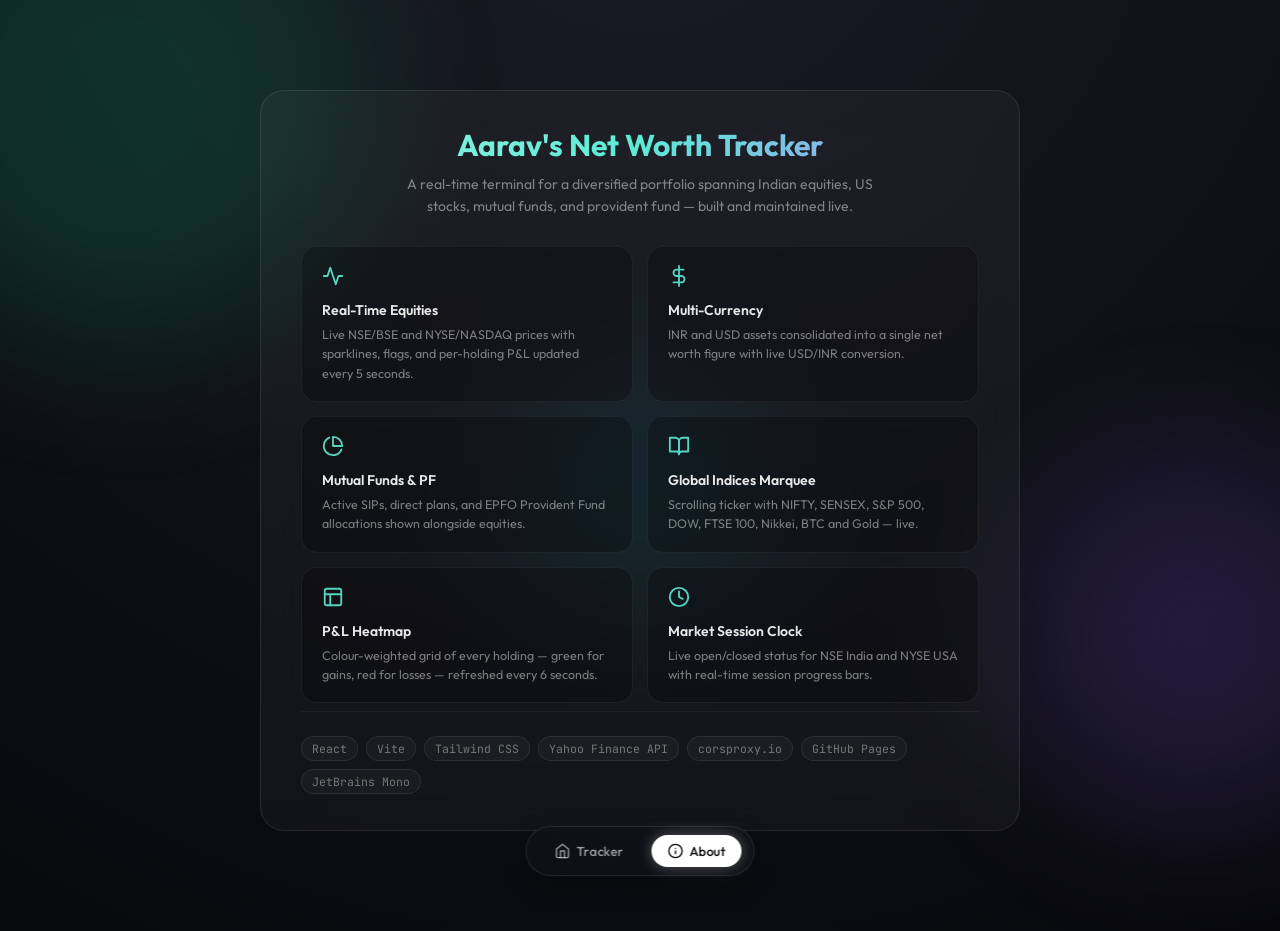
<file: about.html>
<!DOCTYPE html>
<html lang="en">
<head>
  <meta charset="UTF-8">
  <meta name="viewport" content="width=device-width, initial-scale=1">
  <title>About — Aarav's Net Worth Tracker</title>
  <link rel="preconnect" href="https://fonts.googleapis.com">
  <link rel="preconnect" href="https://fonts.gstatic.com" crossorigin>
  <link href="https://fonts.googleapis.com/css2?family=Outfit:wght@300;400;500;600;700&family=JetBrains+Mono:wght@400;500;700&display=swap" rel="stylesheet">
  <link rel="stylesheet" href="./theme.css">
  <style>
    *, *::before, *::after { box-sizing: border-box; margin: 0; padding: 0; }

    body {
      min-height: 100vh;
      padding: 48px 20px 100px;
      display: flex;
      flex-direction: column;
      align-items: center;
      overflow-x: hidden;
    }

    /* ── Ambient orbs matching the main tracker ── */
    .orb {
      position: fixed;
      border-radius: 50%;
      pointer-events: none;
      z-index: 0;
      filter: blur(80px);
      opacity: 0.18;
    }
    .orb-1 { width: 480px; height: 480px; background: #10b981; top: -140px; left: -120px; }
    .orb-2 { width: 360px; height: 360px; background: #8b5cf6; bottom: 80px;  right: -100px; }
    .orb-3 { width: 260px; height: 260px; background: #06b6d4; top: 40%;     left: 50%; transform: translateX(-50%); opacity: 0.10; }

    /* ── Layout ── */
    .page-wrap {
      position: relative;
      z-index: 1;
      width: 100%;
      max-width: 760px;
      display: flex;
      flex-direction: column;
      gap: 20px;
    }

    /* ── Live snapshot strip ── */
    .live-strip {
      display: flex;
      align-items: center;
      justify-content: center;
      gap: 6px;
      padding: 10px 20px;
      border-radius: 99px;
      background: rgba(255,255,255,0.04);
      border: 1px solid rgba(255,255,255,0.09);
      backdrop-filter: blur(16px);
      font-family: 'Outfit', sans-serif;
      font-size: 13px;
      color: rgba(255,255,255,0.45);
      letter-spacing: 0.01em;
      width: fit-content;
      align-self: center;
      transition: opacity 0.4s ease;
    }
    .live-strip.hidden { opacity: 0; pointer-events: none; }
    .live-strip .dot {
      width: 6px; height: 6px;
      border-radius: 50%;
      background: #10b981;
      box-shadow: 0 0 6px #10b981;
      animation: pulseDot 2s ease-in-out infinite;
      flex-shrink: 0;
    }
    @keyframes pulseDot {
      0%,100% { opacity: 1; transform: scale(1); }
      50%      { opacity: .4; transform: scale(.7); }
    }
    .live-strip .nw-val {
      font-family: 'JetBrains Mono', monospace;
      font-size: 13px;
      font-weight: 700;
      color: rgba(255,255,255,0.85);
    }
    .live-strip .pl-val {
      font-family: 'JetBrains Mono', monospace;
      font-size: 12px;
      font-weight: 600;
      padding: 2px 9px;
      border-radius: 99px;
    }
    .live-strip .pl-val.up   { color: #34d399; background: rgba(16,185,129,0.15); }
    .live-strip .pl-val.down { color: #f87171; background: rgba(239,68,68,0.15);  }

    /* ── Main card ── */
    .card {
      background: rgba(255,255,255,0.035);
      border: 1px solid rgba(255,255,255,0.09);
      border-radius: 24px;
      backdrop-filter: blur(20px);
      padding: 36px 40px;
    }
    @media (max-width: 600px) { .card { padding: 28px 22px; } }

    .card-header { margin-bottom: 28px; text-align: center; }
    .card-header h1 {
      font-family: 'Outfit', sans-serif;
      font-size: clamp(22px, 5vw, 30px);
      font-weight: 700;
      background: linear-gradient(135deg, #99f6e4 0%, #5eead4 50%, #a78bfa 100%);
      -webkit-background-clip: text;
      -webkit-text-fill-color: transparent;
      line-height: 1.2;
      margin-bottom: 10px;
    }
    .card-header p {
      font-size: 14px;
      color: rgba(255,255,255,0.45);
      line-height: 1.6;
      max-width: 480px;
      margin: 0 auto;
    }

    /* ── Feature grid ── */
    .features-grid {
      display: grid;
      grid-template-columns: repeat(auto-fit, minmax(220px, 1fr));
      gap: 14px;
    }
    .feature-card {
      background: rgba(0,0,0,0.25);
      border: 1px solid rgba(255,255,255,0.06);
      padding: 18px 20px;
      border-radius: 16px;
      transition: border-color 0.2s ease, transform 0.2s ease;
    }
    .feature-card:hover {
      border-color: rgba(94,234,212,0.25);
      transform: translateY(-2px);
    }
    .feature-icon {
      margin-bottom: 10px;
      color: #5eead4;
      opacity: 0.9;
    }
    .feature-title {
      font-family: 'Outfit', sans-serif;
      font-size: 14px;
      font-weight: 600;
      margin-bottom: 6px;
      color: rgba(255,255,255,0.9);
    }
    .feature-desc {
      font-size: 12.5px;
      color: rgba(255,255,255,0.45);
      line-height: 1.55;
    }

    /* ── Stack strip ── */
    .stack-strip {
      display: flex;
      flex-wrap: wrap;
      gap: 8px;
      padding-top: 24px;
      border-top: 1px solid rgba(255,255,255,0.06);
      margin-top: 8px;
    }
    .stack-tag {
      font-size: 11.5px;
      font-family: 'JetBrains Mono', monospace;
      color: rgba(255,255,255,0.4);
      padding: 4px 10px;
      border: 1px solid rgba(255,255,255,0.08);
      border-radius: 99px;
      background: rgba(255,255,255,0.03);
    }
  </style>
</head>
<body>

  <div class="orb orb-1"></div>
  <div class="orb orb-2"></div>
  <div class="orb orb-3"></div>

  <!-- Live snapshot strip — populated by JS from URL hash -->
  <div class="live-strip hidden" id="liveStrip">
    <span class="dot"></span>
    <span style="color:rgba(255,255,255,0.4)">Net Worth</span>
    <span class="nw-val" id="nwVal">—</span>
    <span style="color:rgba(255,255,255,0.2)">·</span>
    <span style="color:rgba(255,255,255,0.4)">Today</span>
    <span class="pl-val" id="plVal">—</span>
  </div>

  <div class="page-wrap">
    <div class="card">
      <div class="card-header">
        <h1>Aarav's Net Worth Tracker</h1>
        <p>A real-time terminal for a diversified portfolio spanning Indian equities, US stocks, mutual funds, and provident fund — built and maintained live.</p>
      </div>

      <div class="features-grid">
        <div class="feature-card">
          <div class="feature-icon">
            <svg width="22" height="22" viewBox="0 0 24 24" fill="none" stroke="currentColor" stroke-width="2" stroke-linecap="round" stroke-linejoin="round"><polyline points="22 12 18 12 15 21 9 3 6 12 2 12"></polyline></svg>
          </div>
          <div class="feature-title">Real-Time Equities</div>
          <div class="feature-desc">Live NSE/BSE and NYSE/NASDAQ prices with sparklines, flags, and per-holding P&amp;L updated every 5 seconds.</div>
        </div>

        <div class="feature-card">
          <div class="feature-icon">
            <svg width="22" height="22" viewBox="0 0 24 24" fill="none" stroke="currentColor" stroke-width="2" stroke-linecap="round" stroke-linejoin="round"><line x1="12" y1="1" x2="12" y2="23"></line><path d="M17 5H9.5a3.5 3.5 0 0 0 0 7h5a3.5 3.5 0 0 1 0 7H6"></path></svg>
          </div>
          <div class="feature-title">Multi-Currency</div>
          <div class="feature-desc">INR and USD assets consolidated into a single net worth figure with live USD/INR conversion.</div>
        </div>

        <div class="feature-card">
          <div class="feature-icon">
            <svg width="22" height="22" viewBox="0 0 24 24" fill="none" stroke="currentColor" stroke-width="2" stroke-linecap="round" stroke-linejoin="round"><path d="M21.21 15.89A10 10 0 1 1 8 2.83"></path><path d="M22 12A10 10 0 0 0 12 2v10z"></path></svg>
          </div>
          <div class="feature-title">Mutual Funds &amp; PF</div>
          <div class="feature-desc">Active SIPs, direct plans, and EPFO Provident Fund allocations shown alongside equities.</div>
        </div>

        <div class="feature-card">
          <div class="feature-icon">
            <svg width="22" height="22" viewBox="0 0 24 24" fill="none" stroke="currentColor" stroke-width="2" stroke-linecap="round" stroke-linejoin="round"><path d="M2 3h6a4 4 0 0 1 4 4v14a3 3 0 0 0-3-3H2z"></path><path d="M22 3h-6a4 4 0 0 0-4 4v14a3 3 0 0 1 3-3h7z"></path></svg>
          </div>
          <div class="feature-title">Global Indices Marquee</div>
          <div class="feature-desc">Scrolling ticker with NIFTY, SENSEX, S&amp;P 500, DOW, FTSE 100, Nikkei, BTC and Gold — live.</div>
        </div>

        <div class="feature-card">
          <div class="feature-icon">
            <svg width="22" height="22" viewBox="0 0 24 24" fill="none" stroke="currentColor" stroke-width="2" stroke-linecap="round" stroke-linejoin="round"><rect x="3" y="3" width="18" height="18" rx="2"/><path d="M3 9h18M9 21V9"/></svg>
          </div>
          <div class="feature-title">P&amp;L Heatmap</div>
          <div class="feature-desc">Colour-weighted grid of every holding — green for gains, red for losses — refreshed every 6 seconds.</div>
        </div>

        <div class="feature-card">
          <div class="feature-icon">
            <svg width="22" height="22" viewBox="0 0 24 24" fill="none" stroke="currentColor" stroke-width="2" stroke-linecap="round" stroke-linejoin="round"><circle cx="12" cy="12" r="10"/><polyline points="12 6 12 12 16 14"/></svg>
          </div>
          <div class="feature-title">Market Session Clock</div>
          <div class="feature-desc">Live open/closed status for NSE India and NYSE USA with real-time session progress bars.</div>
        </div>
      </div>

      <div class="stack-strip">
        <span class="stack-tag">React</span>
        <span class="stack-tag">Vite</span>
        <span class="stack-tag">Tailwind CSS</span>
        <span class="stack-tag">Yahoo Finance API</span>
        <span class="stack-tag">corsproxy.io</span>
        <span class="stack-tag">GitHub Pages</span>
        <span class="stack-tag">JetBrains Mono</span>
      </div>
    </div>
  </div>

  <nav class="custom-floating-nav">
    <a href="index.html">
      <svg width="16" height="16" viewBox="0 0 24 24" fill="none" stroke="currentColor" stroke-width="2" stroke-linecap="round" stroke-linejoin="round"><path d="M3 9l9-7 9 7v11a2 2 0 0 1-2 2H5a2 2 0 0 1-2-2z"></path><polyline points="9 22 9 12 15 12 15 22"></polyline></svg>
      Tracker
    </a>
    <a href="about.html" class="active">
      <svg width="16" height="16" viewBox="0 0 24 24" fill="none" stroke="currentColor" stroke-width="2" stroke-linecap="round" stroke-linejoin="round"><circle cx="12" cy="12" r="10"></circle><line x1="12" y1="16" x2="12" y2="12"></line><line x1="12" y1="8" x2="12.01" y2="8"></line></svg>
      About
    </a>
  </nav>

  <script>
    /* ── Read NW + P/L from URL hash and populate live strip ── */
    (function(){
      var hash = location.hash.replace('#','');
      if (!hash) return;
      var params = {};
      hash.split('&').forEach(function(p){ var kv=p.split('='); params[kv[0]]=decodeURIComponent(kv[1]||''); });

      var nw = parseInt(params.nw, 10);
      var pl = parseFloat(params.pl);
      var pu = params.pu || '+';
      if (isNaN(nw) || isNaN(pl)) return;

      /* Format net worth in Indian system */
      function fmtINR(v) {
        var s = Math.abs(v).toString();
        var last3 = s.slice(-3);
        var rest  = s.slice(0, -3);
        return '\u20b9' + (rest ? rest.replace(/\B(?=(\d{2})+(?!\d))/g,',') + ',' : '') + last3;
      }

      document.getElementById('nwVal').textContent = fmtINR(nw);

      var plEl = document.getElementById('plVal');
      var sign = (pu === '-' || pl < 0) ? '-' : '+';
      plEl.textContent = sign + '\u20b9' + Math.abs(pl).toFixed(2).replace(/\B(?=(\d{3})+(?!\d))/g,',');
      plEl.className = 'pl-val ' + (sign === '+' ? 'up' : 'down');

      var strip = document.getElementById('liveStrip');
      strip.classList.remove('hidden');
    })();
  </script>

</body>
</html>
</file>
<file: theme.css>
/* Premium Typography */
body, html, #root {
  font-family: 'Outfit', sans-serif !important;
}

.font-mono, .mono, .tabular-nums, 
[class*="font-mono"], [class*="tabular-nums"] {
  font-family: 'JetBrains Mono', monospace !important;
}

/* Base Body background enhancement */
body {
  background: radial-gradient(circle at 50% -20%, #1a1b26 0%, #08090B 100%) !important;
}

/* Card Hover Micro-Animations and Glows */
.rounded-\[24px\], .rounded-\[20px\], .rounded-\[18px\], .rounded-\[16px\] {
  transition: all 0.3s cubic-bezier(0.4, 0, 0.2, 1) !important;
}

.rounded-\[24px\]:hover, .rounded-\[20px\]:hover, .rounded-\[18px\]:hover {
  transform: translateY(-4px) !important;
  box-shadow: 0 20px 40px -15px rgba(52, 211, 153, 0.15),
              0 0 20px -5px rgba(139, 92, 246, 0.1) !important;
  border-color: rgba(255, 255, 255, 0.15) !important;
}

/* Enhance existing gradients (Emerald & Violet to Cyber-Pastel) */
.from-emerald-500\/10 {
  --tw-gradient-from: rgba(45, 212, 191, 0.15) !important; /* Teal tint */
}
.text-emerald-200 {
  color: #99f6e4 !important; /* Brighter teal */
}
.text-emerald-300 {
  color: #5eead4 !important;
}

/* Floating Navigation Bar Styles */
.custom-floating-nav {
  position: fixed;
  bottom: 24px;
  left: 50%;
  transform: translateX(-50%);
  z-index: 1000;
  display: flex;
  gap: 12px;
  padding: 8px 12px;
  background: rgba(18, 19, 26, 0.7);
  backdrop-filter: blur(20px);
  -webkit-backdrop-filter: blur(20px);
  border: 1px solid rgba(255, 255, 255, 0.1);
  border-radius: 99px;
  box-shadow: 0 10px 30px -10px rgba(0, 0, 0, 0.5),
              0 0 15px -5px rgba(255, 255, 255, 0.05);
  animation: slideUpNav 0.5s cubic-bezier(0.4, 0, 0.2, 1) forwards;
}

.custom-floating-nav a {
  text-decoration: none;
  color: rgba(255, 255, 255, 0.6);
  font-family: 'Outfit', sans-serif;
  font-size: 13px;
  font-weight: 500;
  padding: 8px 16px;
  border-radius: 99px;
  transition: all 0.2s ease;
  display: flex;
  align-items: center;
  gap: 6px;
}

.custom-floating-nav a:hover {
  color: white;
  background: rgba(255, 255, 255, 0.05);
}

.custom-floating-nav a.active {
  color: #08090B;
  background: white;
  box-shadow: 0 0 15px rgba(255, 255, 255, 0.3);
}

@keyframes slideUpNav {
  from { opacity: 0; transform: translate(-50%, 20px); }
  to { opacity: 1; transform: translate(-50%, 0); }
}

/* Adding padding to root so nothing gets hidden behind nav */
#root {
  padding-bottom: 80px !important;
}
</file>
